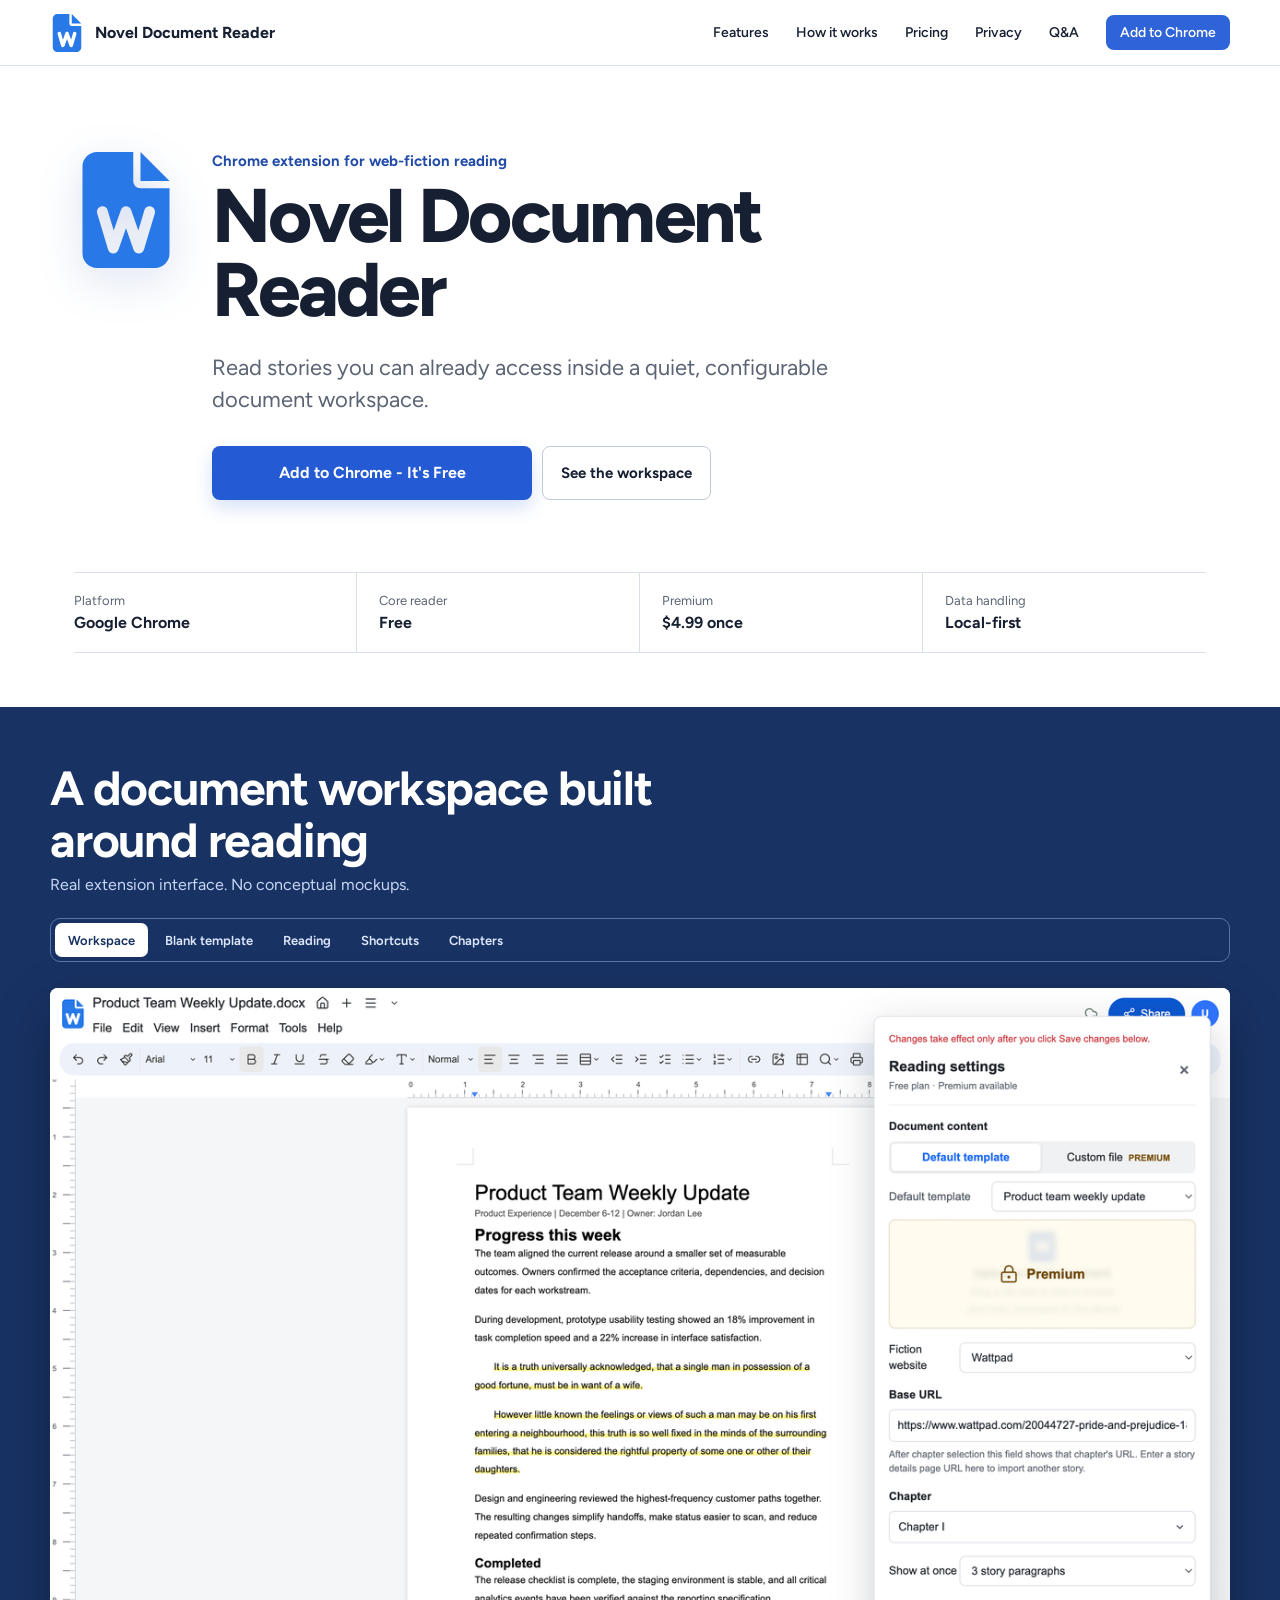
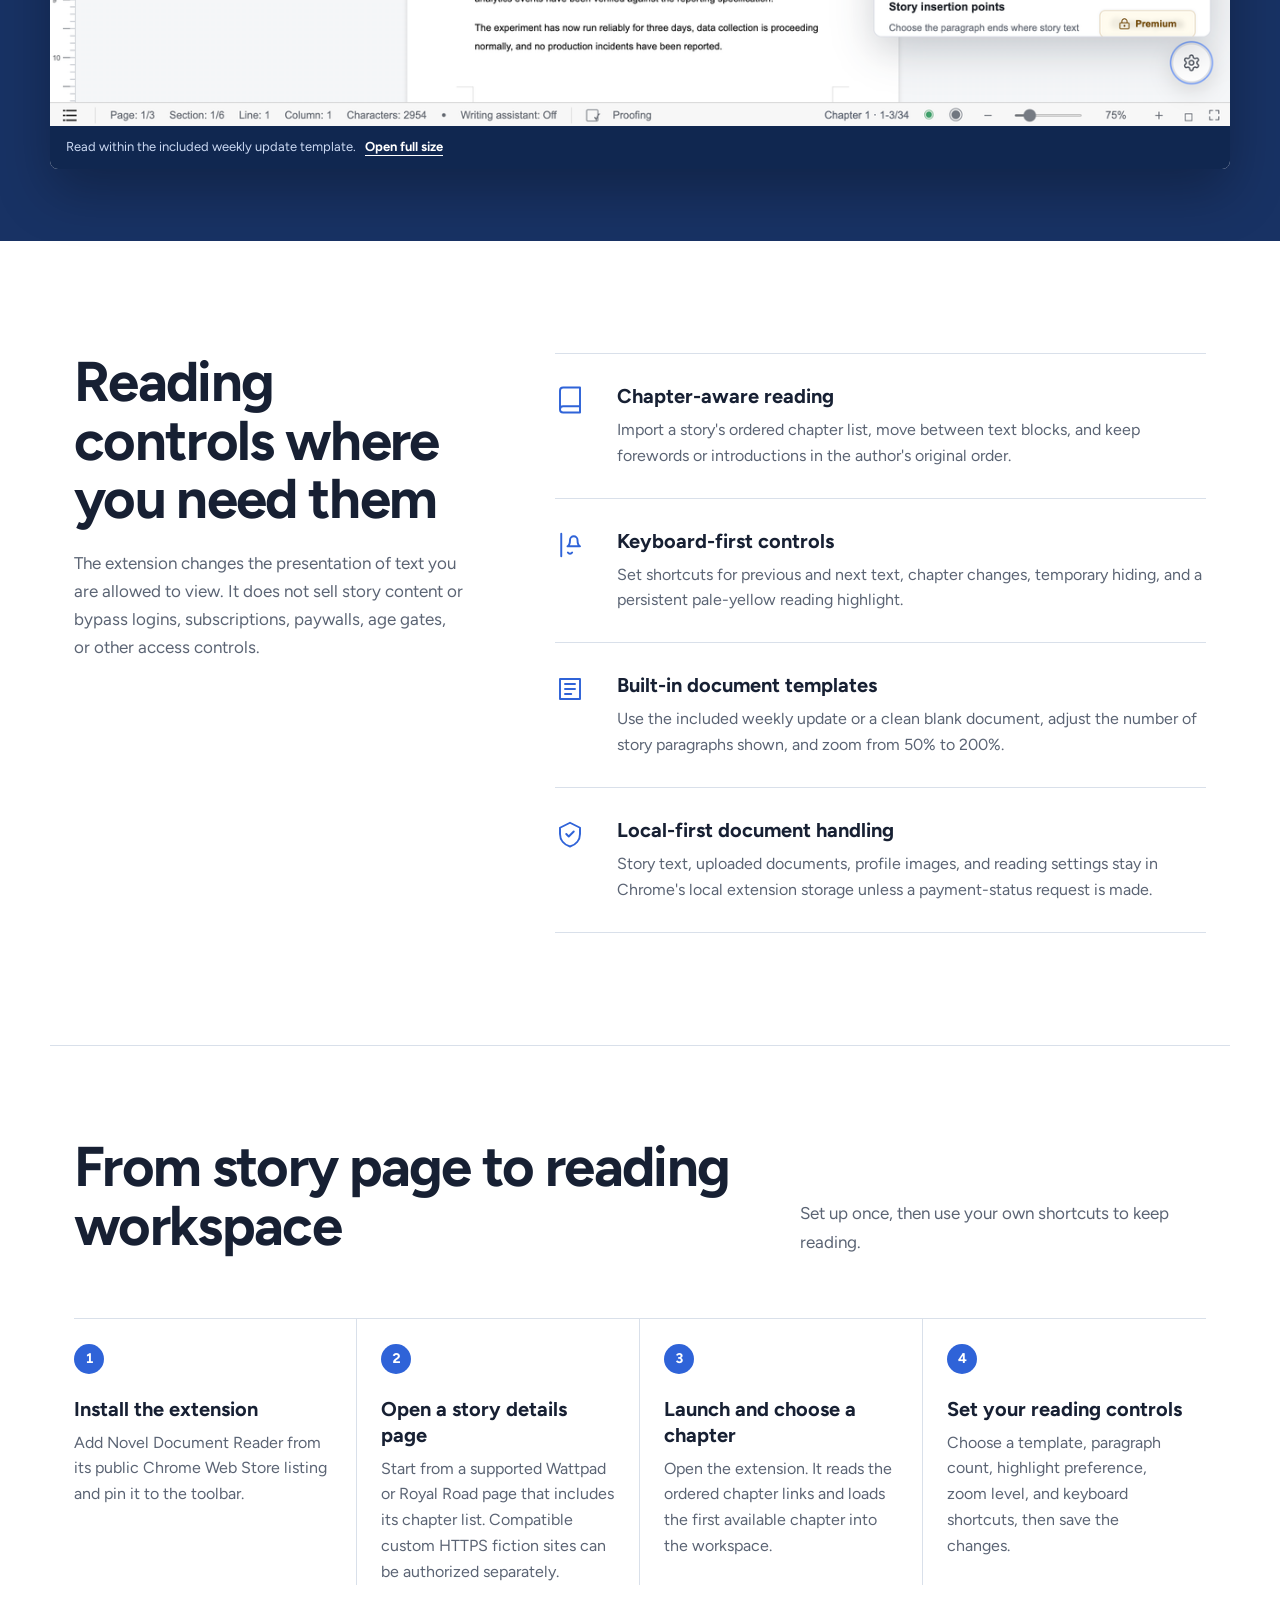
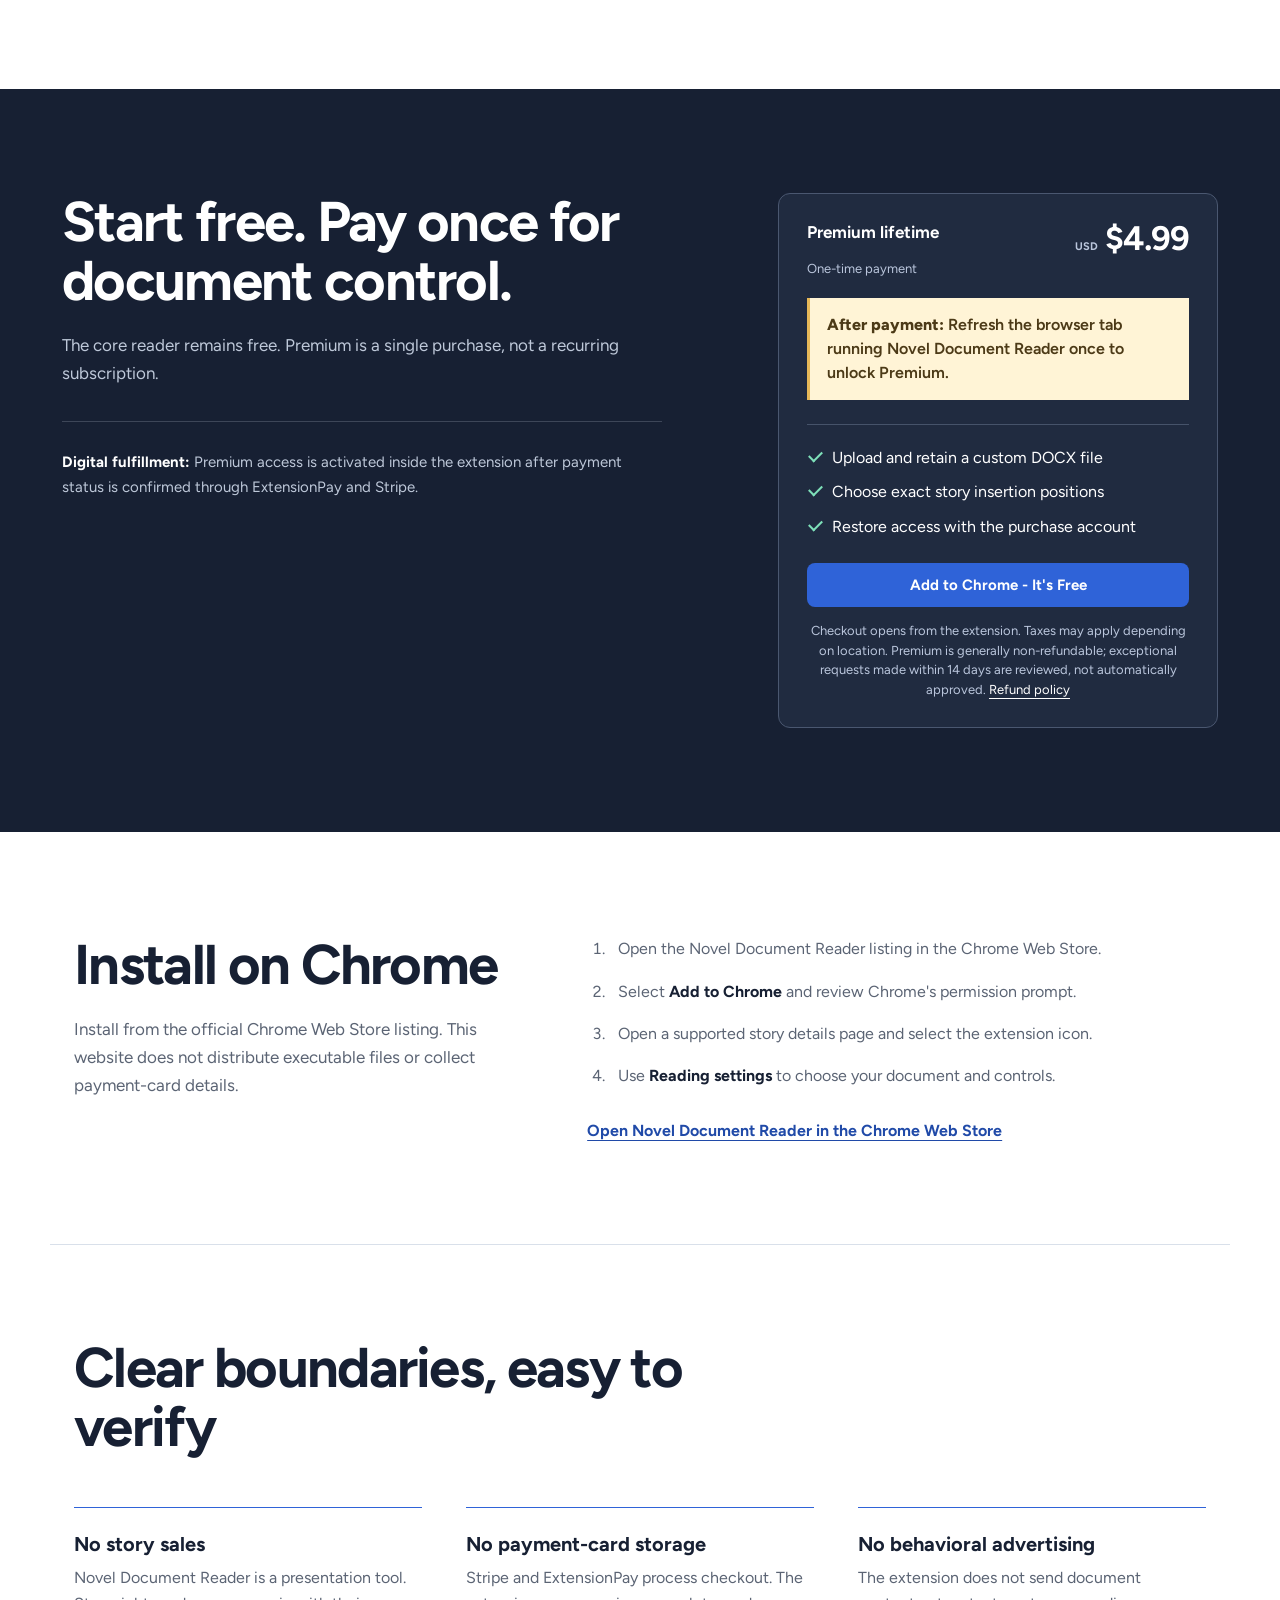
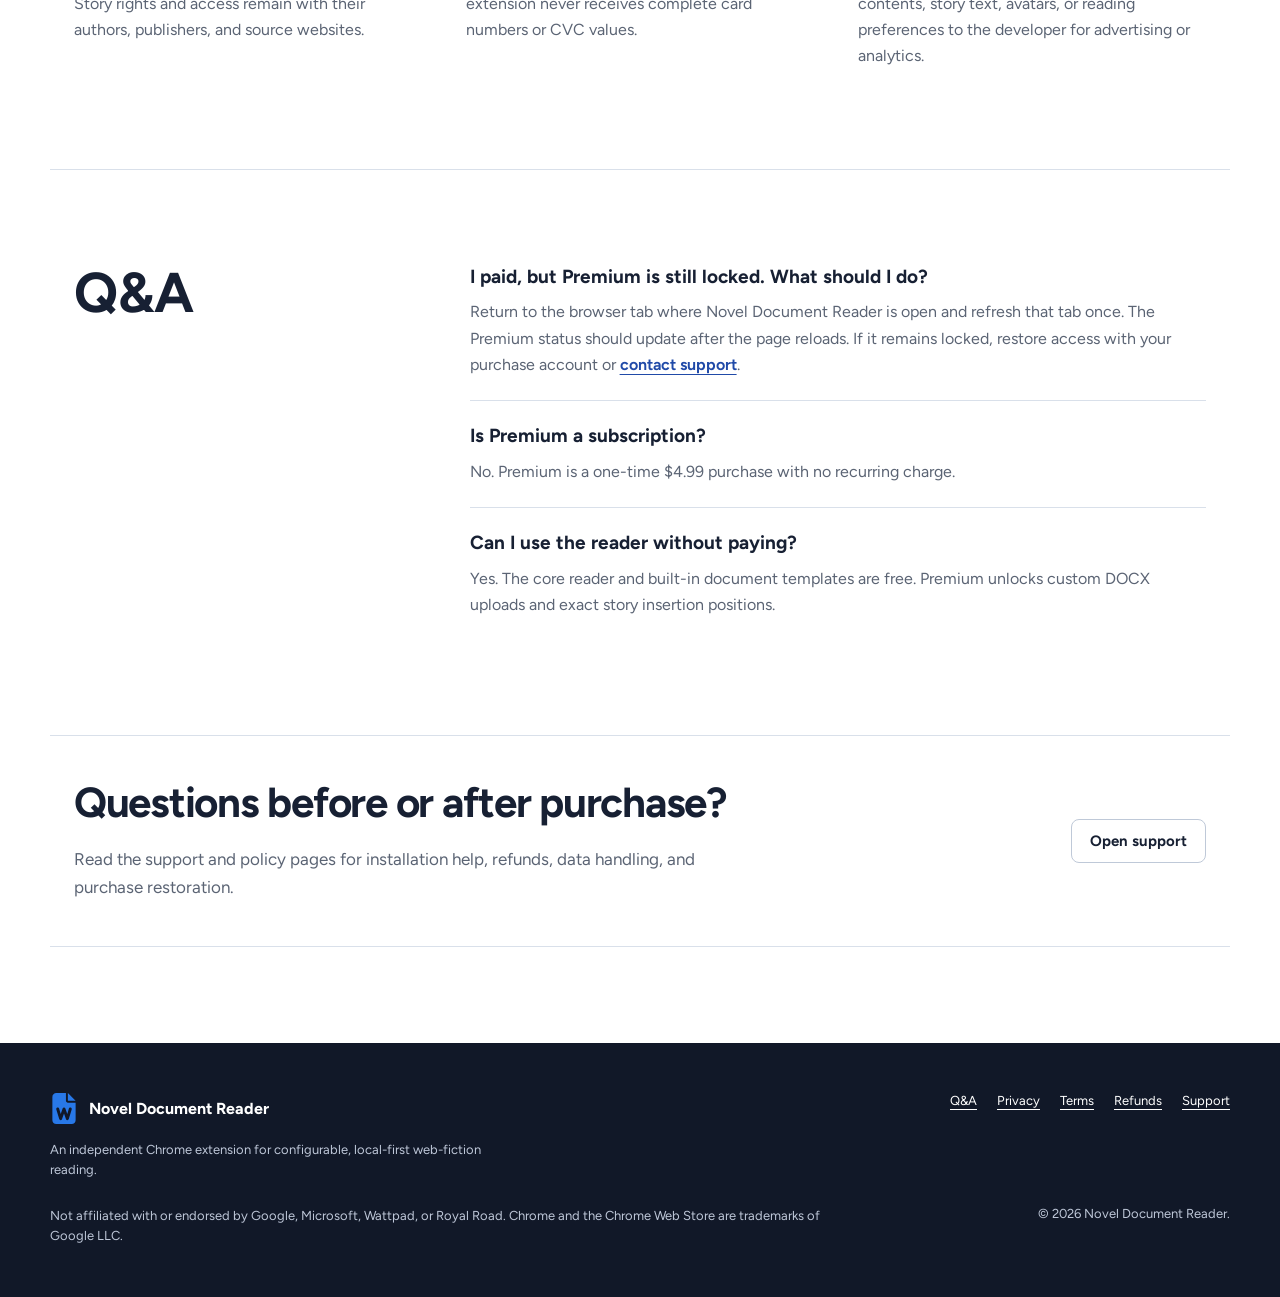
<file: index.html>
<!doctype html>
<html lang="en">
  <head>
    <meta charset="utf-8">
    <meta name="viewport" content="width=device-width, initial-scale=1">
    <meta name="description" content="Novel Document Reader is a Chrome extension for reading user-accessible web fiction in a configurable document workspace.">
    <meta name="theme-color" content="#ffffff">
    <title>Novel Document Reader</title>
    <link rel="icon" href="assets/product-icon.svg" type="image/svg+xml">
    <link rel="stylesheet" href="styles.css">
    <script src="site-config.js" defer></script>
    <script src="script.js" defer></script>
  </head>
  <body>
    <a class="skip-link" href="#main">Skip to content</a>
    <header class="site-header">
      <a class="brand" href="index.html" aria-label="Novel Document Reader home">
        <img src="assets/product-icon.svg" alt="" width="34" height="38">
        <span>Novel Document Reader</span>
      </a>
      <button class="nav-toggle" type="button" aria-expanded="false" aria-controls="site-nav">
        <svg aria-hidden="true" viewBox="0 0 24 24"><path d="M4 7h16M4 12h16M4 17h16"/></svg>
        <span class="sr-only">Open navigation</span>
      </button>
      <nav id="site-nav" class="site-nav" aria-label="Primary navigation">
        <a href="#features">Features</a>
        <a href="#how-it-works">How it works</a>
        <a href="#pricing">Pricing</a>
        <a href="privacy.html">Privacy</a>
        <a href="#qa">Q&amp;A</a>
        <a class="header-cta" href="https://chromewebstore.google.com/detail/novel-document-reader/cjojminibpecajgeomafbkmacmbaingk" data-store-link>Add to Chrome</a>
      </nav>
    </header>

    <main id="main">
      <section class="product-hero" aria-labelledby="product-title">
        <div class="hero-copy">
          <img class="hero-icon" src="assets/product-icon.svg" alt="Novel Document Reader app icon" width="104" height="116">
          <div class="hero-heading">
            <p class="category">Chrome extension for web-fiction reading</p>
            <h1 id="product-title">Novel Document Reader</h1>
            <p class="hero-summary">Read stories you can already access inside a quiet, configurable document workspace.</p>
            <div class="hero-actions">
              <a class="button primary store-cta" href="https://chromewebstore.google.com/detail/novel-document-reader/cjojminibpecajgeomafbkmacmbaingk" data-store-link>Add to Chrome - It's Free</a>
              <a class="button secondary" href="#product-tour">See the workspace</a>
            </div>
          </div>
        </div>
        <dl class="product-facts" aria-label="Product details">
          <div><dt>Platform</dt><dd>Google Chrome</dd></div>
          <div><dt>Core reader</dt><dd>Free</dd></div>
          <div><dt>Premium</dt><dd>$4.99 once</dd></div>
          <div><dt>Data handling</dt><dd>Local-first</dd></div>
        </dl>
      </section>

      <section id="product-tour" class="product-tour" aria-labelledby="tour-title">
        <div class="tour-heading">
          <div>
            <h2 id="tour-title">A document workspace built around reading</h2>
            <p>Real extension interface. No conceptual mockups.</p>
          </div>
          <div class="media-tabs" role="tablist" aria-label="Product screenshots">
            <button id="tab-report" role="tab" aria-selected="true" aria-controls="shot-report" data-shot="report">Workspace</button>
            <button id="tab-blank" role="tab" aria-selected="false" aria-controls="shot-blank" data-shot="blank">Blank template</button>
            <button id="tab-reading" role="tab" aria-selected="false" aria-controls="shot-reading" data-shot="reading">Reading</button>
            <button id="tab-shortcuts" role="tab" aria-selected="false" aria-controls="shot-shortcuts" data-shot="shortcuts">Shortcuts</button>
            <button id="tab-chapters" role="tab" aria-selected="false" aria-controls="shot-chapters" data-shot="chapters">Chapters</button>
          </div>
        </div>
        <div class="screenshot-stage">
          <figure id="shot-report" role="tabpanel" aria-labelledby="tab-report">
            <img src="assets/screenshot-1-1280x800.png" alt="Weekly update document with story paragraphs inserted and the reading settings open" width="1280" height="800">
            <figcaption>Read within the included weekly update template. <a href="assets/screenshot-1-1280x800.png" target="_blank" rel="noreferrer">Open full size</a></figcaption>
          </figure>
          <figure id="shot-blank" role="tabpanel" aria-labelledby="tab-blank" hidden>
            <img src="assets/screenshot-2-1280x800.png" alt="Blank document template with highlighted story text and custom paragraph count settings" width="1280" height="800">
            <figcaption>Switch to a clean document for uninterrupted reading. <a href="assets/screenshot-2-1280x800.png" target="_blank" rel="noreferrer">Open full size</a></figcaption>
          </figure>
          <figure id="shot-reading" role="tabpanel" aria-labelledby="tab-reading" hidden>
            <img src="assets/screenshot-3-1280x800.png" alt="Blank document filled with highlighted story paragraphs without the settings panel" width="1280" height="800">
            <figcaption>Story paragraphs stay legible inside a paginated document. <a href="assets/screenshot-3-1280x800.png" target="_blank" rel="noreferrer">Open full size</a></figcaption>
          </figure>
          <figure id="shot-shortcuts" role="tabpanel" aria-labelledby="tab-shortcuts" hidden>
            <img src="assets/screenshot-4-1280x800.png" alt="Reading settings showing chapter controls and configurable keyboard shortcuts" width="1280" height="800">
            <figcaption>Customize chapter navigation and reading shortcuts. <a href="assets/screenshot-4-1280x800.png" target="_blank" rel="noreferrer">Open full size</a></figcaption>
          </figure>
          <figure id="shot-chapters" role="tabpanel" aria-labelledby="tab-chapters" hidden>
            <img src="assets/screenshot-5-1280x800.png" alt="Chapter selection dialog listing chapters in the author's order" width="1280" height="800">
            <figcaption>Choose from the author's ordered chapter list. <a href="assets/screenshot-5-1280x800.png" target="_blank" rel="noreferrer">Open full size</a></figcaption>
          </figure>
        </div>
      </section>

      <section id="features" class="feature-section" aria-labelledby="features-title">
        <div class="section-intro">
          <h2 id="features-title">Reading controls where you need them</h2>
          <p>The extension changes the presentation of text you are allowed to view. It does not sell story content or bypass logins, subscriptions, paywalls, age gates, or other access controls.</p>
        </div>
        <div class="feature-list">
          <article>
            <svg aria-hidden="true" viewBox="0 0 24 24"><path d="M4 19.5A2.5 2.5 0 0 1 6.5 17H20M6.5 2H20v20H6.5A2.5 2.5 0 0 1 4 19.5v-15A2.5 2.5 0 0 1 6.5 2Z"/></svg>
            <div><h3>Chapter-aware reading</h3><p>Import a story's ordered chapter list, move between text blocks, and keep forewords or introductions in the author's original order.</p></div>
          </article>
          <article>
            <svg aria-hidden="true" viewBox="0 0 24 24"><path d="M18 8a3 3 0 1 0-6 0c0 4-2 5-2 5h10s-2-1-2-5ZM13.7 18a2 2 0 0 1-3.4 0M5 3v18"/></svg>
            <div><h3>Keyboard-first controls</h3><p>Set shortcuts for previous and next text, chapter changes, temporary hiding, and a persistent pale-yellow reading highlight.</p></div>
          </article>
          <article>
            <svg aria-hidden="true" viewBox="0 0 24 24"><path d="M4 4h16v16H4zM8 8h8M8 12h8M8 16h5"/></svg>
            <div><h3>Built-in document templates</h3><p>Use the included weekly update or a clean blank document, adjust the number of story paragraphs shown, and zoom from 50% to 200%.</p></div>
          </article>
          <article>
            <svg aria-hidden="true" viewBox="0 0 24 24"><path d="M12 3 4 7v5c0 5 3.4 8.7 8 10 4.6-1.3 8-5 8-10V7l-8-4ZM9 12l2 2 4-4"/></svg>
            <div><h3>Local-first document handling</h3><p>Story text, uploaded documents, profile images, and reading settings stay in Chrome's local extension storage unless a payment-status request is made.</p></div>
          </article>
        </div>
      </section>

      <section id="how-it-works" class="steps-section" aria-labelledby="steps-title">
        <div class="section-intro compact">
          <h2 id="steps-title">From story page to reading workspace</h2>
          <p>Set up once, then use your own shortcuts to keep reading.</p>
        </div>
        <ol class="steps">
          <li><span>1</span><div><h3>Install the extension</h3><p>Add Novel Document Reader from its public Chrome Web Store listing and pin it to the toolbar.</p></div></li>
          <li><span>2</span><div><h3>Open a story details page</h3><p>Start from a supported Wattpad or Royal Road page that includes its chapter list. Compatible custom HTTPS fiction sites can be authorized separately.</p></div></li>
          <li><span>3</span><div><h3>Launch and choose a chapter</h3><p>Open the extension. It reads the ordered chapter links and loads the first available chapter into the workspace.</p></div></li>
          <li><span>4</span><div><h3>Set your reading controls</h3><p>Choose a template, paragraph count, highlight preference, zoom level, and keyboard shortcuts, then save the changes.</p></div></li>
        </ol>
      </section>

      <section id="pricing" class="pricing-section" aria-labelledby="pricing-title">
        <div class="pricing-copy">
          <h2 id="pricing-title">Start free. Pay once for document control.</h2>
          <p>The core reader remains free. Premium is a single purchase, not a recurring subscription.</p>
          <p class="fulfillment"><strong>Digital fulfillment:</strong> Premium access is activated inside the extension after payment status is confirmed through ExtensionPay and Stripe.</p>
        </div>
        <div class="price-panel" aria-label="Premium lifetime price">
          <div class="price-line"><span>Premium lifetime</span><strong><small>USD</small> $4.99</strong></div>
          <p>One-time payment</p>
          <p class="activation-notice"><strong>After payment:</strong> Refresh the browser tab running Novel Document Reader once to unlock Premium.</p>
          <ul>
            <li>Upload and retain a custom DOCX file</li>
            <li>Choose exact story insertion positions</li>
            <li>Restore access with the purchase account</li>
          </ul>
          <a class="button primary full" href="https://chromewebstore.google.com/detail/novel-document-reader/cjojminibpecajgeomafbkmacmbaingk" data-store-link>Add to Chrome - It's Free</a>
          <p class="price-note">Checkout opens from the extension. Taxes may apply depending on location. Premium is generally non-refundable; exceptional requests made within 14 days are reviewed, not automatically approved. <a href="refunds.html">Refund policy</a></p>
        </div>
      </section>

      <section id="install" class="install-section" aria-labelledby="install-title">
        <div>
          <h2 id="install-title">Install on Chrome</h2>
          <p>Install from the official Chrome Web Store listing. This website does not distribute executable files or collect payment-card details.</p>
        </div>
        <ol>
          <li>Open the Novel Document Reader listing in the Chrome Web Store.</li>
          <li>Select <strong>Add to Chrome</strong> and review Chrome's permission prompt.</li>
          <li>Open a supported story details page and select the extension icon.</li>
          <li>Use <strong>Reading settings</strong> to choose your document and controls.</li>
        </ol>
        <a class="text-link store-link" href="https://chromewebstore.google.com/detail/novel-document-reader/cjojminibpecajgeomafbkmacmbaingk" data-store-link>Open Novel Document Reader in the Chrome Web Store</a>
      </section>

      <section class="trust-section" aria-labelledby="trust-title">
        <h2 id="trust-title">Clear boundaries, easy to verify</h2>
        <div class="trust-grid">
          <div><h3>No story sales</h3><p>Novel Document Reader is a presentation tool. Story rights and access remain with their authors, publishers, and source websites.</p></div>
          <div><h3>No payment-card storage</h3><p>Stripe and ExtensionPay process checkout. The extension never receives complete card numbers or CVC values.</p></div>
          <div><h3>No behavioral advertising</h3><p>The extension does not send document contents, story text, avatars, or reading preferences to the developer for advertising or analytics.</p></div>
        </div>
      </section>

      <section id="qa" class="qa-section" aria-labelledby="qa-title">
        <h2 id="qa-title">Q&amp;A</h2>
        <dl class="qa-list">
          <div>
            <dt>I paid, but Premium is still locked. What should I do?</dt>
            <dd>Return to the browser tab where Novel Document Reader is open and refresh that tab once. The Premium status should update after the page reloads. If it remains locked, restore access with your purchase account or <a href="support.html">contact support</a>.</dd>
          </div>
          <div>
            <dt>Is Premium a subscription?</dt>
            <dd>No. Premium is a one-time $4.99 purchase with no recurring charge.</dd>
          </div>
          <div>
            <dt>Can I use the reader without paying?</dt>
            <dd>Yes. The core reader and built-in document templates are free. Premium unlocks custom DOCX uploads and exact story insertion positions.</dd>
          </div>
        </dl>
      </section>

      <section class="support-strip" aria-labelledby="support-title">
        <div><h2 id="support-title">Questions before or after purchase?</h2><p>Read the support and policy pages for installation help, refunds, data handling, and purchase restoration.</p></div>
        <a class="button secondary" href="support.html">Open support</a>
      </section>
    </main>

    <footer class="site-footer">
      <div><a class="brand footer-brand" href="index.html"><img src="assets/product-icon.svg" alt="" width="28" height="31"><span>Novel Document Reader</span></a><p>An independent Chrome extension for configurable, local-first web-fiction reading.</p></div>
      <nav aria-label="Policies and help"><a href="index.html#qa">Q&amp;A</a><a href="privacy.html">Privacy</a><a href="terms.html">Terms</a><a href="refunds.html">Refunds</a><a href="support.html">Support</a></nav>
      <p class="legal">Not affiliated with or endorsed by Google, Microsoft, Wattpad, or Royal Road. Chrome and the Chrome Web Store are trademarks of Google LLC.</p>
      <p class="copyright">&copy; <span data-current-year></span> Novel Document Reader.</p>
    </footer>
  </body>
</html>
</file>
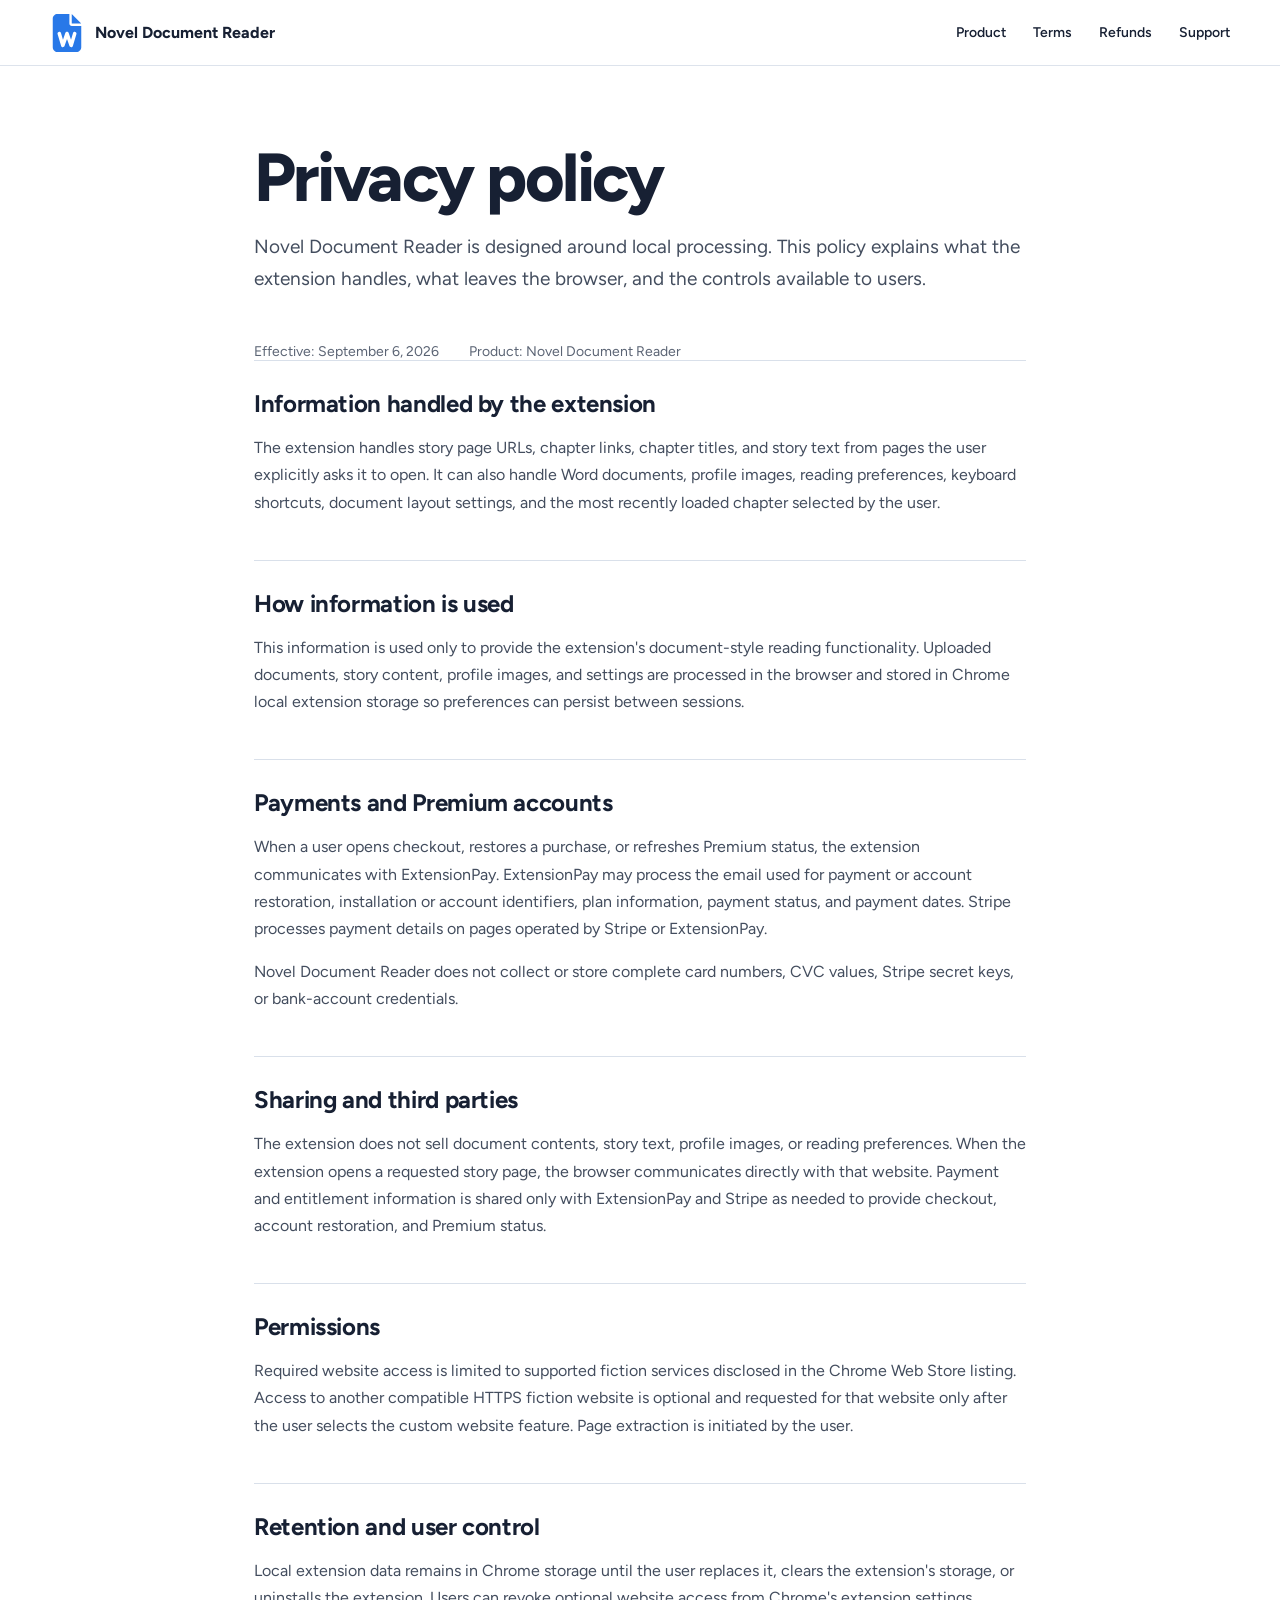
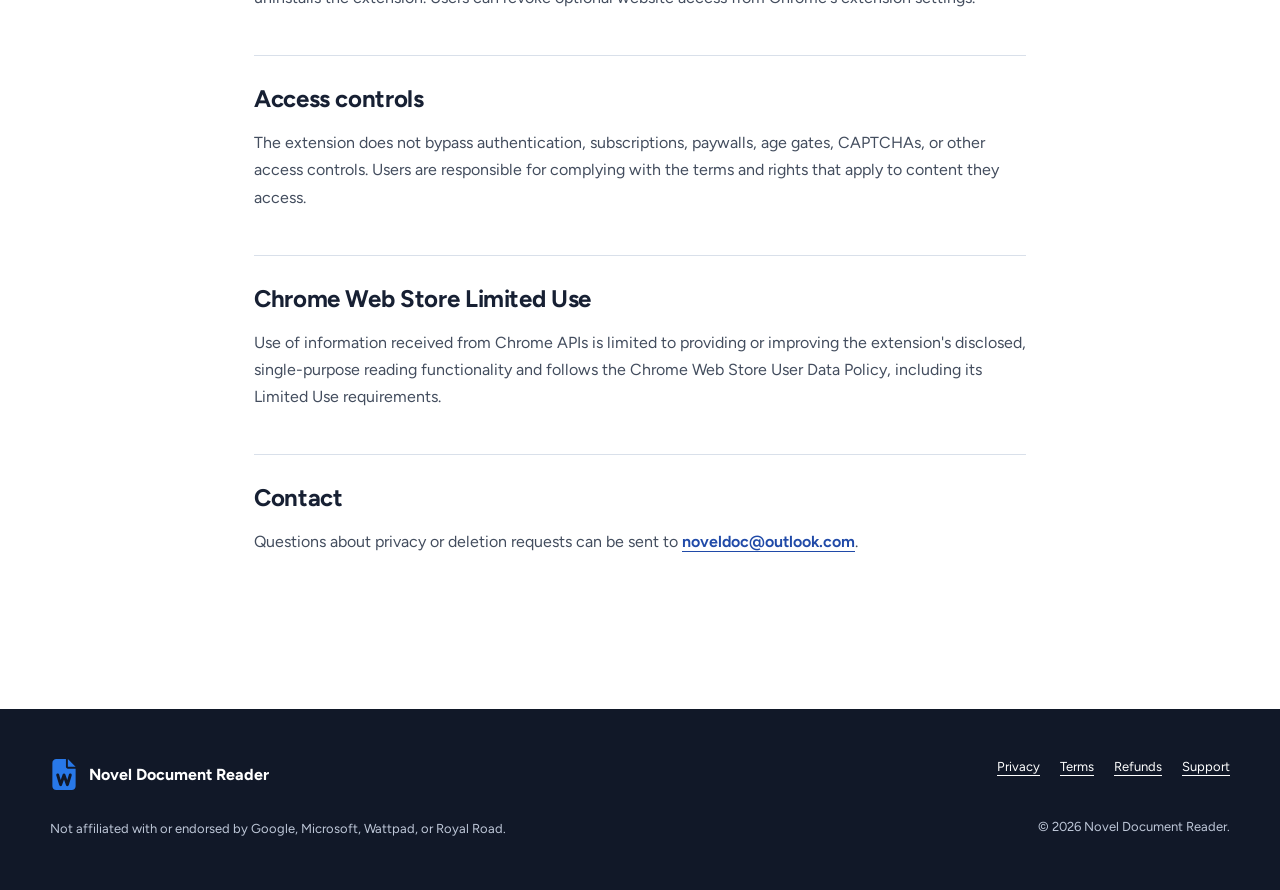
<file: privacy.html>
<!doctype html>
<html lang="en">
  <head>
    <meta charset="utf-8"><meta name="viewport" content="width=device-width, initial-scale=1">
    <meta name="description" content="Privacy policy for Novel Document Reader.">
    <title>Privacy Policy | Novel Document Reader</title>
    <link rel="icon" href="assets/product-icon.svg" type="image/svg+xml"><link rel="stylesheet" href="styles.css">
    <script src="site-config.js" defer></script><script src="script.js" defer></script>
  </head>
  <body class="policy-page">
    <a class="skip-link" href="#main">Skip to content</a>
    <header class="site-header"><a class="brand" href="index.html"><img src="assets/product-icon.svg" alt="" width="34" height="38"><span>Novel Document Reader</span></a><button class="nav-toggle" type="button" aria-expanded="false" aria-controls="site-nav"><svg aria-hidden="true" viewBox="0 0 24 24"><path d="M4 7h16M4 12h16M4 17h16"/></svg><span class="sr-only">Open navigation</span></button><nav id="site-nav" class="site-nav" aria-label="Policy navigation"><a href="index.html">Product</a><a href="terms.html">Terms</a><a href="refunds.html">Refunds</a><a href="support.html">Support</a></nav></header>
    <main id="main" class="policy-main">
      <h1>Privacy policy</h1>
      <p class="policy-lead">Novel Document Reader is designed around local processing. This policy explains what the extension handles, what leaves the browser, and the controls available to users.</p>
      <div class="policy-meta"><span>Effective: September 6, 2026</span><span>Product: Novel Document Reader</span></div>
      <section><h2>Information handled by the extension</h2><p>The extension handles story page URLs, chapter links, chapter titles, and story text from pages the user explicitly asks it to open. It can also handle Word documents, profile images, reading preferences, keyboard shortcuts, document layout settings, and the most recently loaded chapter selected by the user.</p></section>
      <section><h2>How information is used</h2><p>This information is used only to provide the extension's document-style reading functionality. Uploaded documents, story content, profile images, and settings are processed in the browser and stored in Chrome local extension storage so preferences can persist between sessions.</p></section>
      <section><h2>Payments and Premium accounts</h2><p>When a user opens checkout, restores a purchase, or refreshes Premium status, the extension communicates with ExtensionPay. ExtensionPay may process the email used for payment or account restoration, installation or account identifiers, plan information, payment status, and payment dates. Stripe processes payment details on pages operated by Stripe or ExtensionPay.</p><p>Novel Document Reader does not collect or store complete card numbers, CVC values, Stripe secret keys, or bank-account credentials.</p></section>
      <section><h2>Sharing and third parties</h2><p>The extension does not sell document contents, story text, profile images, or reading preferences. When the extension opens a requested story page, the browser communicates directly with that website. Payment and entitlement information is shared only with ExtensionPay and Stripe as needed to provide checkout, account restoration, and Premium status.</p></section>
      <section><h2>Permissions</h2><p>Required website access is limited to supported fiction services disclosed in the Chrome Web Store listing. Access to another compatible HTTPS fiction website is optional and requested for that website only after the user selects the custom website feature. Page extraction is initiated by the user.</p></section>
      <section><h2>Retention and user control</h2><p>Local extension data remains in Chrome storage until the user replaces it, clears the extension's storage, or uninstalls the extension. Users can revoke optional website access from Chrome's extension settings.</p></section>
      <section><h2>Access controls</h2><p>The extension does not bypass authentication, subscriptions, paywalls, age gates, CAPTCHAs, or other access controls. Users are responsible for complying with the terms and rights that apply to content they access.</p></section>
      <section><h2>Chrome Web Store Limited Use</h2><p>Use of information received from Chrome APIs is limited to providing or improving the extension's disclosed, single-purpose reading functionality and follows the Chrome Web Store User Data Policy, including its Limited Use requirements.</p></section>
      <section><h2>Contact</h2><p>Questions about privacy or deletion requests can be sent to <a class="contact-link" data-support-email href="mailto:noveldoc@outlook.com">noveldoc@outlook.com</a>.</p></section>
    </main>
    <footer class="site-footer"><div><a class="brand footer-brand" href="index.html"><img src="assets/product-icon.svg" alt="" width="28" height="31"><span>Novel Document Reader</span></a></div><nav aria-label="Policies"><a href="privacy.html">Privacy</a><a href="terms.html">Terms</a><a href="refunds.html">Refunds</a><a href="support.html">Support</a></nav><p class="legal">Not affiliated with or endorsed by Google, Microsoft, Wattpad, or Royal Road.</p><p class="copyright">&copy; <span data-current-year></span> Novel Document Reader.</p></footer>
  </body>
</html>
</file>
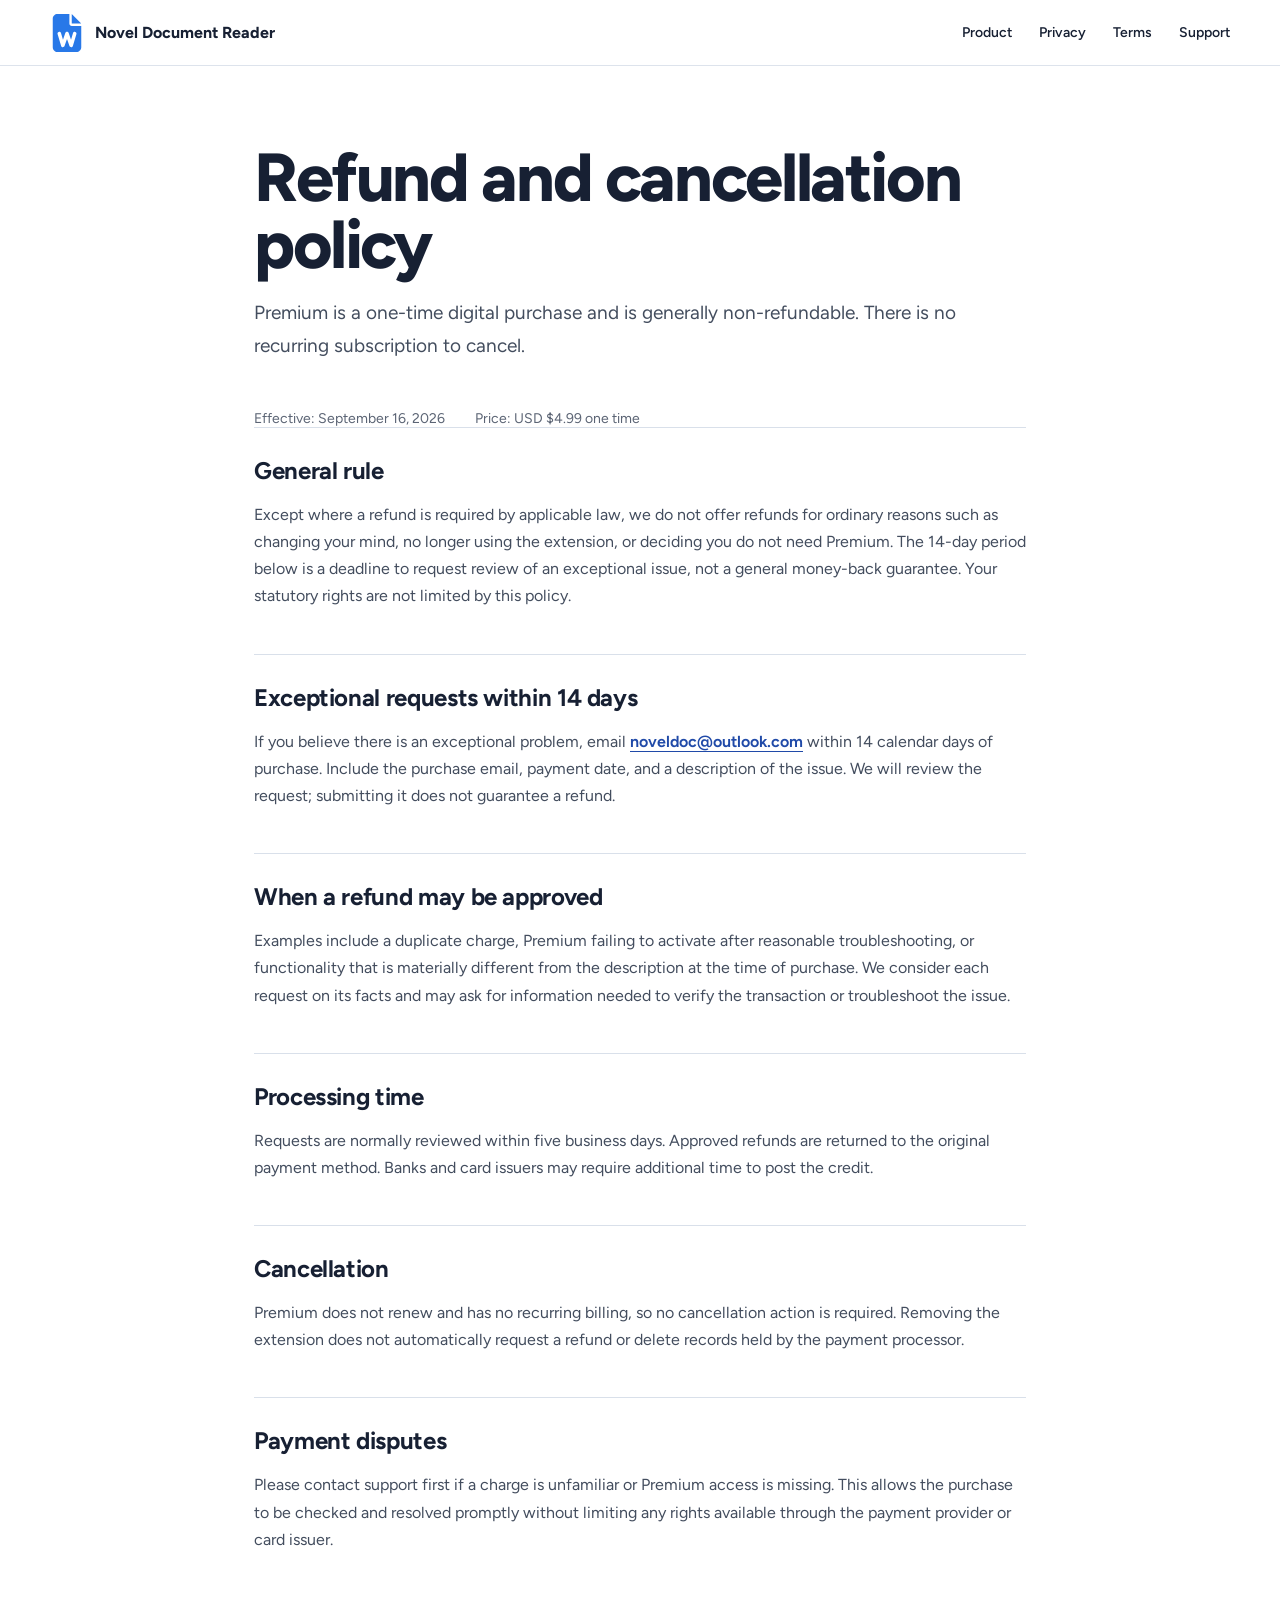
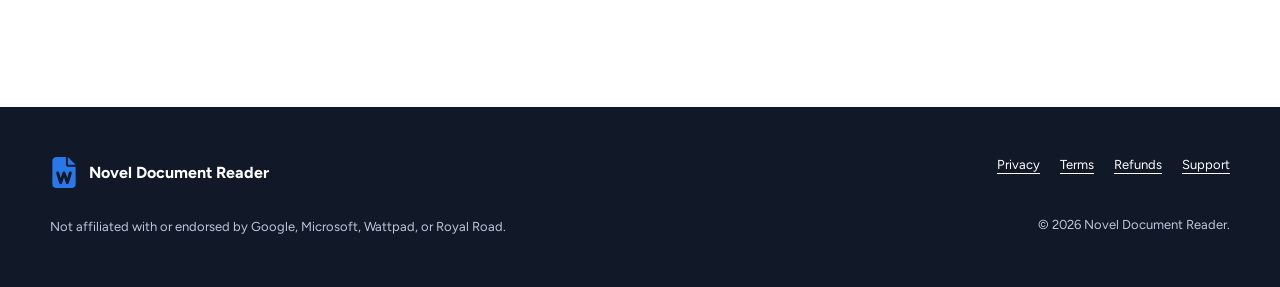
<file: refunds.html>
<!doctype html>
<html lang="en">
  <head><meta charset="utf-8"><meta name="viewport" content="width=device-width, initial-scale=1"><meta name="description" content="Refund and cancellation policy for Novel Document Reader Premium."><title>Refund Policy | Novel Document Reader</title><link rel="icon" href="assets/product-icon.svg" type="image/svg+xml"><link rel="stylesheet" href="styles.css"><script src="site-config.js" defer></script><script src="script.js" defer></script></head>
  <body class="policy-page">
    <a class="skip-link" href="#main">Skip to content</a><header class="site-header"><a class="brand" href="index.html"><img src="assets/product-icon.svg" alt="" width="34" height="38"><span>Novel Document Reader</span></a><button class="nav-toggle" type="button" aria-expanded="false" aria-controls="site-nav"><svg aria-hidden="true" viewBox="0 0 24 24"><path d="M4 7h16M4 12h16M4 17h16"/></svg><span class="sr-only">Open navigation</span></button><nav id="site-nav" class="site-nav" aria-label="Policy navigation"><a href="index.html">Product</a><a href="privacy.html">Privacy</a><a href="terms.html">Terms</a><a href="support.html">Support</a></nav></header>
    <main id="main" class="policy-main">
      <h1>Refund and cancellation policy</h1><p class="policy-lead">Premium is a one-time digital purchase and is generally non-refundable. There is no recurring subscription to cancel.</p><div class="policy-meta"><span>Effective: September 16, 2026</span><span>Price: USD $4.99 one time</span></div>
      <section><h2>General rule</h2><p>Except where a refund is required by applicable law, we do not offer refunds for ordinary reasons such as changing your mind, no longer using the extension, or deciding you do not need Premium. The 14-day period below is a deadline to request review of an exceptional issue, not a general money-back guarantee. Your statutory rights are not limited by this policy.</p></section>
      <section><h2>Exceptional requests within 14 days</h2><p>If you believe there is an exceptional problem, email <a class="contact-link" data-support-email href="mailto:noveldoc@outlook.com">noveldoc@outlook.com</a> within 14 calendar days of purchase. Include the purchase email, payment date, and a description of the issue. We will review the request; submitting it does not guarantee a refund.</p></section>
      <section><h2>When a refund may be approved</h2><p>Examples include a duplicate charge, Premium failing to activate after reasonable troubleshooting, or functionality that is materially different from the description at the time of purchase. We consider each request on its facts and may ask for information needed to verify the transaction or troubleshoot the issue.</p></section>
      <section><h2>Processing time</h2><p>Requests are normally reviewed within five business days. Approved refunds are returned to the original payment method. Banks and card issuers may require additional time to post the credit.</p></section>
      <section><h2>Cancellation</h2><p>Premium does not renew and has no recurring billing, so no cancellation action is required. Removing the extension does not automatically request a refund or delete records held by the payment processor.</p></section>
      <section><h2>Payment disputes</h2><p>Please contact support first if a charge is unfamiliar or Premium access is missing. This allows the purchase to be checked and resolved promptly without limiting any rights available through the payment provider or card issuer.</p></section>
    </main>
    <footer class="site-footer"><div><a class="brand footer-brand" href="index.html"><img src="assets/product-icon.svg" alt="" width="28" height="31"><span>Novel Document Reader</span></a></div><nav aria-label="Policies"><a href="privacy.html">Privacy</a><a href="terms.html">Terms</a><a href="refunds.html">Refunds</a><a href="support.html">Support</a></nav><p class="legal">Not affiliated with or endorsed by Google, Microsoft, Wattpad, or Royal Road.</p><p class="copyright">&copy; <span data-current-year></span> Novel Document Reader.</p></footer>
  </body>
</html>
</file>
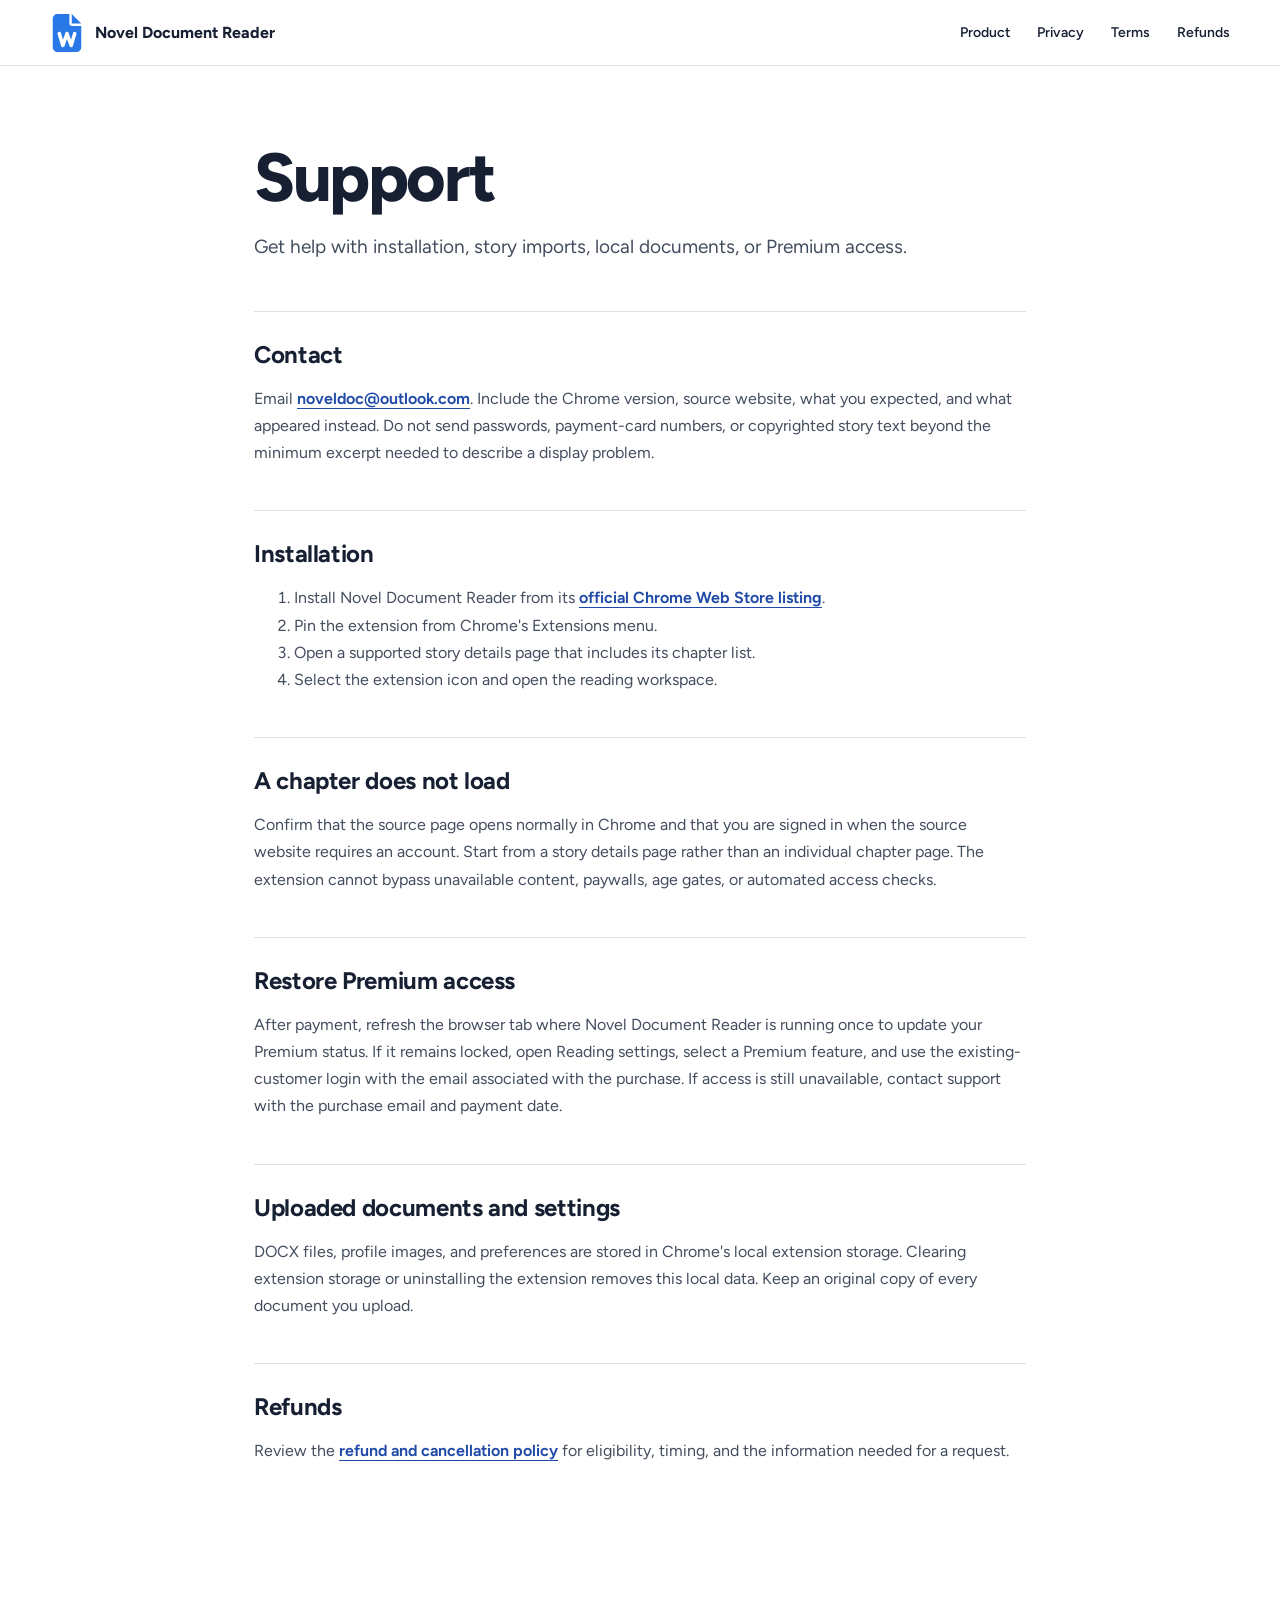
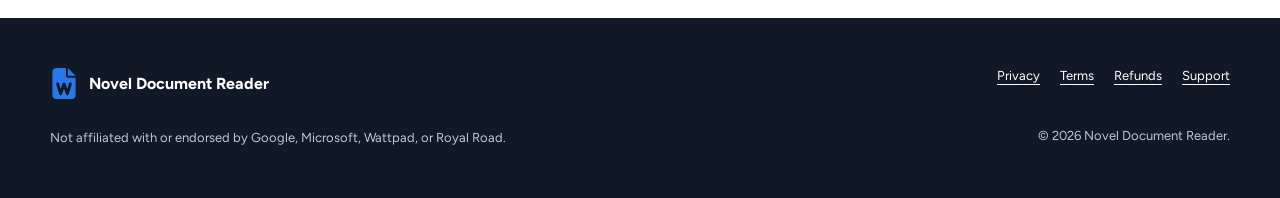
<file: support.html>
<!doctype html>
<html lang="en">
  <head><meta charset="utf-8"><meta name="viewport" content="width=device-width, initial-scale=1"><meta name="description" content="Installation, purchase restoration, and support for Novel Document Reader."><title>Support | Novel Document Reader</title><link rel="icon" href="assets/product-icon.svg" type="image/svg+xml"><link rel="stylesheet" href="styles.css"><script src="site-config.js" defer></script><script src="script.js" defer></script></head>
  <body class="policy-page">
    <a class="skip-link" href="#main">Skip to content</a><header class="site-header"><a class="brand" href="index.html"><img src="assets/product-icon.svg" alt="" width="34" height="38"><span>Novel Document Reader</span></a><button class="nav-toggle" type="button" aria-expanded="false" aria-controls="site-nav"><svg aria-hidden="true" viewBox="0 0 24 24"><path d="M4 7h16M4 12h16M4 17h16"/></svg><span class="sr-only">Open navigation</span></button><nav id="site-nav" class="site-nav" aria-label="Policy navigation"><a href="index.html">Product</a><a href="privacy.html">Privacy</a><a href="terms.html">Terms</a><a href="refunds.html">Refunds</a></nav></header>
    <main id="main" class="policy-main">
      <h1>Support</h1><p class="policy-lead">Get help with installation, story imports, local documents, or Premium access.</p>
      <section><h2>Contact</h2><p>Email <a class="contact-link" data-support-email href="mailto:noveldoc@outlook.com">noveldoc@outlook.com</a>. Include the Chrome version, source website, what you expected, and what appeared instead. Do not send passwords, payment-card numbers, or copyrighted story text beyond the minimum excerpt needed to describe a display problem.</p></section>
      <section><h2>Installation</h2><ol><li>Install Novel Document Reader from its <a class="contact-link" href="https://chromewebstore.google.com/detail/novel-document-reader/cjojminibpecajgeomafbkmacmbaingk" data-store-link>official Chrome Web Store listing</a>.</li><li>Pin the extension from Chrome's Extensions menu.</li><li>Open a supported story details page that includes its chapter list.</li><li>Select the extension icon and open the reading workspace.</li></ol></section>
      <section><h2>A chapter does not load</h2><p>Confirm that the source page opens normally in Chrome and that you are signed in when the source website requires an account. Start from a story details page rather than an individual chapter page. The extension cannot bypass unavailable content, paywalls, age gates, or automated access checks.</p></section>
      <section><h2>Restore Premium access</h2><p>After payment, refresh the browser tab where Novel Document Reader is running once to update your Premium status. If it remains locked, open Reading settings, select a Premium feature, and use the existing-customer login with the email associated with the purchase. If access is still unavailable, contact support with the purchase email and payment date.</p></section>
      <section><h2>Uploaded documents and settings</h2><p>DOCX files, profile images, and preferences are stored in Chrome's local extension storage. Clearing extension storage or uninstalling the extension removes this local data. Keep an original copy of every document you upload.</p></section>
      <section><h2>Refunds</h2><p>Review the <a class="contact-link" href="refunds.html">refund and cancellation policy</a> for eligibility, timing, and the information needed for a request.</p></section>
    </main>
    <footer class="site-footer"><div><a class="brand footer-brand" href="index.html"><img src="assets/product-icon.svg" alt="" width="28" height="31"><span>Novel Document Reader</span></a></div><nav aria-label="Policies"><a href="privacy.html">Privacy</a><a href="terms.html">Terms</a><a href="refunds.html">Refunds</a><a href="support.html">Support</a></nav><p class="legal">Not affiliated with or endorsed by Google, Microsoft, Wattpad, or Royal Road.</p><p class="copyright">&copy; <span data-current-year></span> Novel Document Reader.</p></footer>
  </body>
</html>
</file>
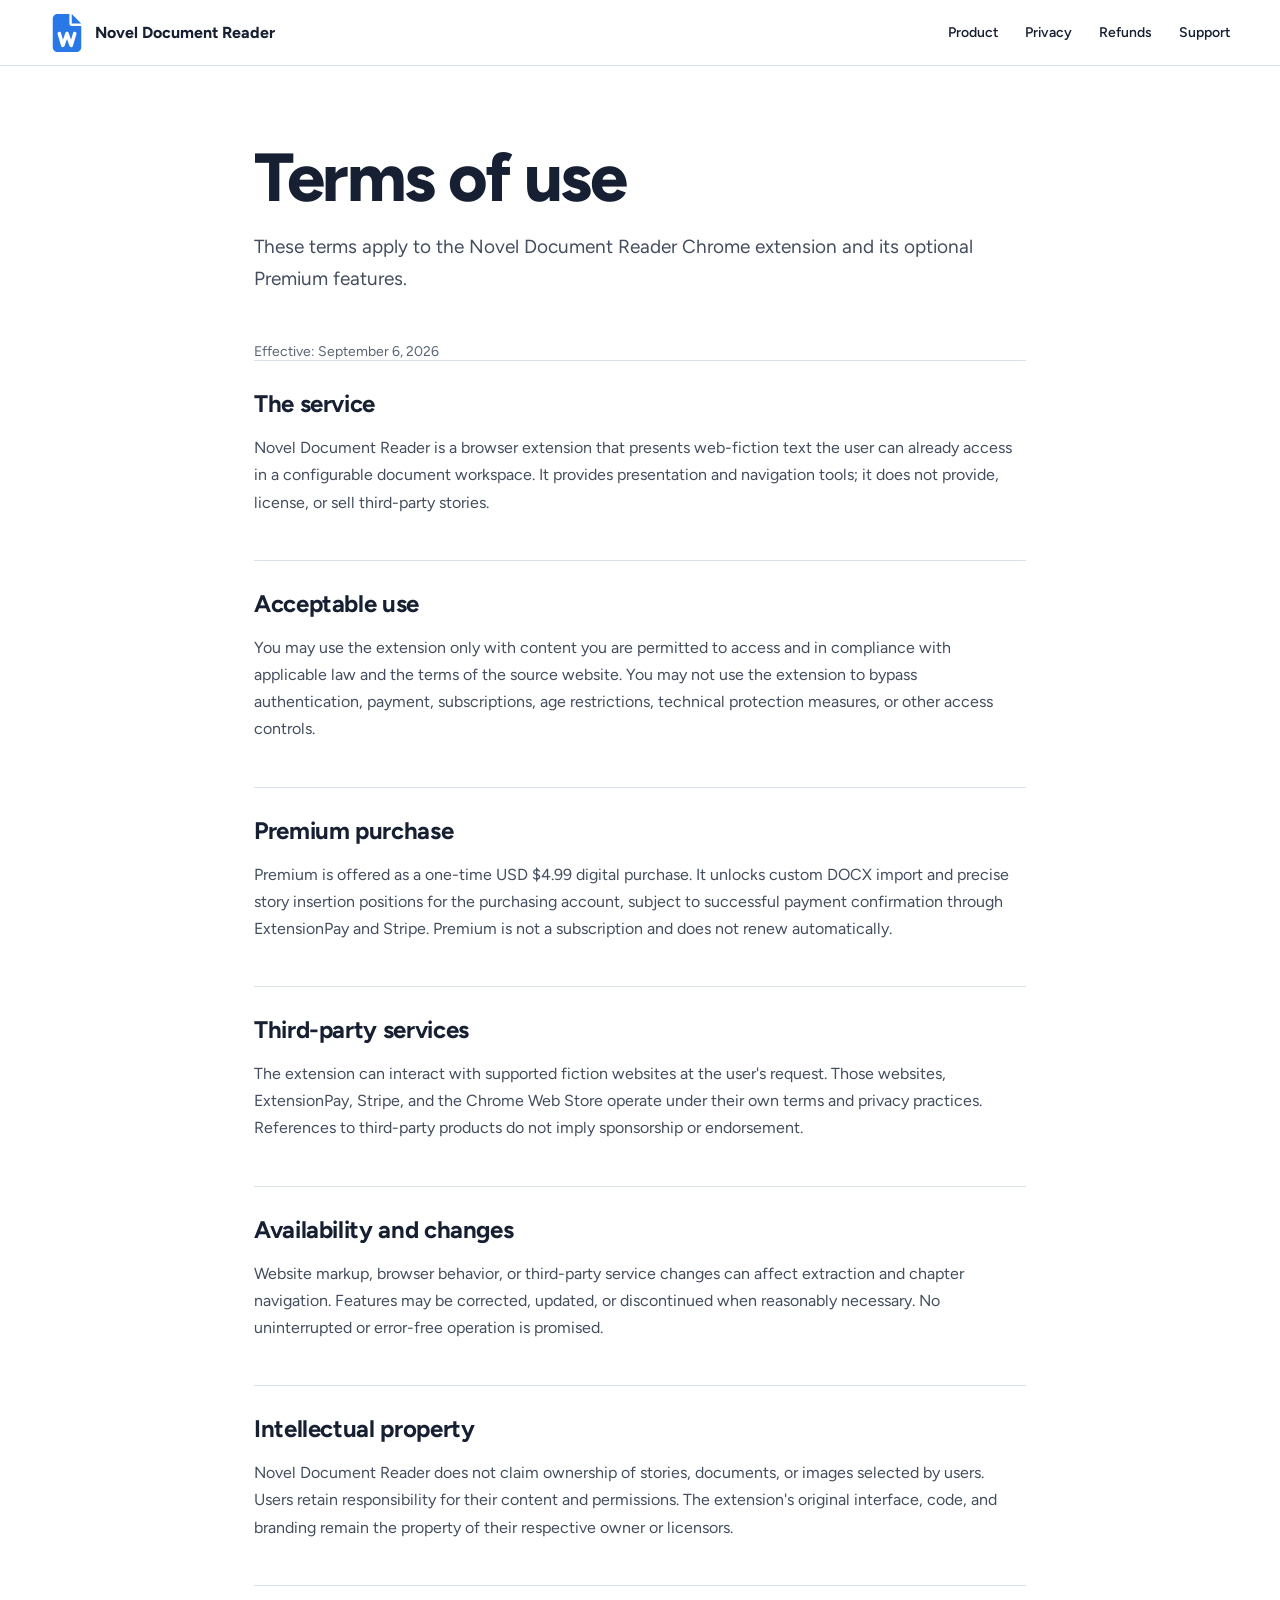
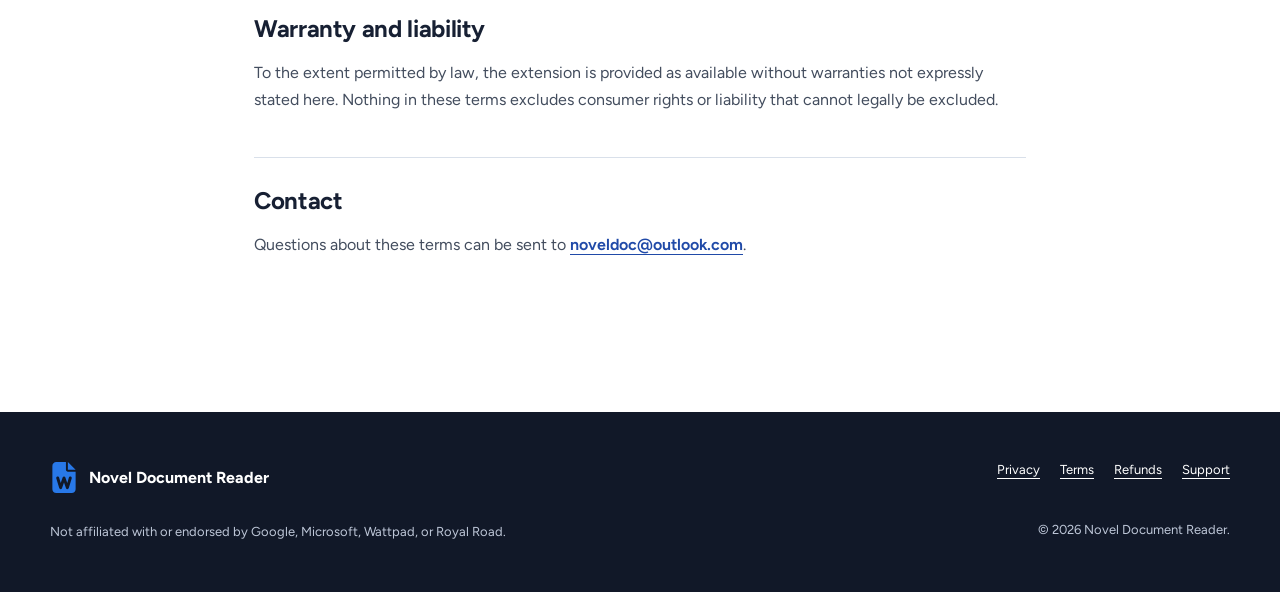
<file: terms.html>
<!doctype html>
<html lang="en">
  <head><meta charset="utf-8"><meta name="viewport" content="width=device-width, initial-scale=1"><meta name="description" content="Terms of use for Novel Document Reader."><title>Terms of Use | Novel Document Reader</title><link rel="icon" href="assets/product-icon.svg" type="image/svg+xml"><link rel="stylesheet" href="styles.css"><script src="site-config.js" defer></script><script src="script.js" defer></script></head>
  <body class="policy-page">
    <a class="skip-link" href="#main">Skip to content</a><header class="site-header"><a class="brand" href="index.html"><img src="assets/product-icon.svg" alt="" width="34" height="38"><span>Novel Document Reader</span></a><button class="nav-toggle" type="button" aria-expanded="false" aria-controls="site-nav"><svg aria-hidden="true" viewBox="0 0 24 24"><path d="M4 7h16M4 12h16M4 17h16"/></svg><span class="sr-only">Open navigation</span></button><nav id="site-nav" class="site-nav" aria-label="Policy navigation"><a href="index.html">Product</a><a href="privacy.html">Privacy</a><a href="refunds.html">Refunds</a><a href="support.html">Support</a></nav></header>
    <main id="main" class="policy-main">
      <h1>Terms of use</h1><p class="policy-lead">These terms apply to the Novel Document Reader Chrome extension and its optional Premium features.</p><div class="policy-meta"><span>Effective: September 6, 2026</span></div>
      <section><h2>The service</h2><p>Novel Document Reader is a browser extension that presents web-fiction text the user can already access in a configurable document workspace. It provides presentation and navigation tools; it does not provide, license, or sell third-party stories.</p></section>
      <section><h2>Acceptable use</h2><p>You may use the extension only with content you are permitted to access and in compliance with applicable law and the terms of the source website. You may not use the extension to bypass authentication, payment, subscriptions, age restrictions, technical protection measures, or other access controls.</p></section>
      <section><h2>Premium purchase</h2><p>Premium is offered as a one-time USD $4.99 digital purchase. It unlocks custom DOCX import and precise story insertion positions for the purchasing account, subject to successful payment confirmation through ExtensionPay and Stripe. Premium is not a subscription and does not renew automatically.</p></section>
      <section><h2>Third-party services</h2><p>The extension can interact with supported fiction websites at the user's request. Those websites, ExtensionPay, Stripe, and the Chrome Web Store operate under their own terms and privacy practices. References to third-party products do not imply sponsorship or endorsement.</p></section>
      <section><h2>Availability and changes</h2><p>Website markup, browser behavior, or third-party service changes can affect extraction and chapter navigation. Features may be corrected, updated, or discontinued when reasonably necessary. No uninterrupted or error-free operation is promised.</p></section>
      <section><h2>Intellectual property</h2><p>Novel Document Reader does not claim ownership of stories, documents, or images selected by users. Users retain responsibility for their content and permissions. The extension's original interface, code, and branding remain the property of their respective owner or licensors.</p></section>
      <section><h2>Warranty and liability</h2><p>To the extent permitted by law, the extension is provided as available without warranties not expressly stated here. Nothing in these terms excludes consumer rights or liability that cannot legally be excluded.</p></section>
      <section><h2>Contact</h2><p>Questions about these terms can be sent to <a class="contact-link" data-support-email href="mailto:noveldoc@outlook.com">noveldoc@outlook.com</a>.</p></section>
    </main>
    <footer class="site-footer"><div><a class="brand footer-brand" href="index.html"><img src="assets/product-icon.svg" alt="" width="28" height="31"><span>Novel Document Reader</span></a></div><nav aria-label="Policies"><a href="privacy.html">Privacy</a><a href="terms.html">Terms</a><a href="refunds.html">Refunds</a><a href="support.html">Support</a></nav><p class="legal">Not affiliated with or endorsed by Google, Microsoft, Wattpad, or Royal Road.</p><p class="copyright">&copy; <span data-current-year></span> Novel Document Reader.</p></footer>
  </body>
</html>
</file>
<file: styles.css>
@font-face {
  font-family: "Figtree";
  src: url("assets/fonts/Figtree-Variable.ttf") format("truetype");
  font-weight: 300 900;
  font-style: normal;
  font-display: swap;
}

:root {
  --paper: #ffffff;
  --canvas: #f3f6fb;
  --canvas-strong: #e9eef7;
  --ink: #172033;
  --muted: #5b6474;
  --blue: #2f63d8;
  --blue-dark: #204aa8;
  --blue-soft: #e9f0ff;
  --rule: #d9e0ea;
  --focus: #174ea6;
  --success: #167453;
  --max-width: 1180px;
  color-scheme: light;
  font-family: "Figtree", "Avenir Next", "Segoe UI", sans-serif;
  color: var(--ink);
  background: var(--paper);
  font-synthesis: none;
  text-rendering: optimizeLegibility;
}

* { box-sizing: border-box; }
html { scroll-behavior: smooth; }
body { min-width: 320px; margin: 0; background: var(--paper); }
body.nav-open { overflow: hidden; }
img { display: block; max-width: 100%; }
a { color: inherit; text-decoration-thickness: 1px; text-underline-offset: 4px; }
button, input, select { font: inherit; }
button, a { -webkit-tap-highlight-color: transparent; }
::selection { color: #fff; background: var(--blue); }

.sr-only { position: absolute; width: 1px; height: 1px; padding: 0; margin: -1px; overflow: hidden; clip: rect(0, 0, 0, 0); white-space: nowrap; border: 0; }
.skip-link { position: fixed; top: 10px; left: 10px; z-index: 100; padding: 10px 14px; color: #fff; background: var(--ink); transform: translateY(-150%); }
.skip-link:focus { transform: translateY(0); }
:focus-visible { outline: 3px solid var(--focus); outline-offset: 3px; }

.site-header { position: sticky; top: 0; z-index: 30; min-height: 66px; display: flex; align-items: center; justify-content: space-between; gap: 32px; padding: 10px max(24px, calc((100vw - var(--max-width)) / 2)); border-bottom: 1px solid rgba(217, 224, 234, .88); background: rgba(255, 255, 255, .96); }
.brand { display: inline-flex; align-items: center; gap: 11px; font-size: 16px; font-weight: 720; text-decoration: none; }
.brand img { flex: 0 0 auto; }
.site-nav { display: flex; align-items: center; gap: 27px; font-size: 14px; font-weight: 560; }
.site-nav a { text-decoration: none; }
.site-nav a:not(.header-cta):hover { color: var(--blue-dark); }
.header-cta { padding: 9px 14px; border-radius: 8px; color: #fff; background: var(--blue); }
.header-cta:hover { background: var(--blue-dark); }
.nav-toggle { display: none; width: 40px; height: 40px; place-items: center; padding: 0; border: 0; border-radius: 8px; color: var(--ink); background: transparent; }
.nav-toggle svg { width: 22px; fill: none; stroke: currentColor; stroke-width: 1.8; stroke-linecap: round; }

.product-hero { max-width: var(--max-width); min-height: 430px; margin: 0 auto; padding: 86px 24px 54px; }
.hero-copy { display: grid; grid-template-columns: 104px minmax(0, 760px); align-items: start; gap: 34px; }
.hero-icon { width: 104px; height: 116px; filter: drop-shadow(0 13px 20px rgba(31, 75, 164, .18)); }
.category { margin: 0 0 9px; color: var(--blue-dark); font-size: 15px; font-weight: 680; }
h1, h2, h3, p { overflow-wrap: break-word; }
h1 { max-width: 760px; margin: 0; font-size: clamp(46px, 6vw, 76px); line-height: .98; letter-spacing: -.035em; font-weight: 760; }
.hero-summary { max-width: 670px; margin: 24px 0 0; color: var(--muted); font-size: 22px; line-height: 1.45; }
.hero-actions { display: flex; flex-wrap: wrap; gap: 10px; margin-top: 30px; }
.button { min-height: 44px; display: inline-flex; align-items: center; justify-content: center; padding: 0 18px; border: 1px solid transparent; border-radius: 8px; font-size: 15px; font-weight: 680; text-decoration: none; transition: background-color .18s ease, border-color .18s ease, color .18s ease; }
.button.primary { color: #fff; background: var(--blue); }
.button.primary:hover { background: var(--blue-dark); }
.button.store-cta { min-width: min(100%, 320px); min-height: 54px; padding: 0 26px; color: #fff; background: #245bd4; box-shadow: 0 8px 18px rgba(36, 91, 212, .18); font-size: 16px; }
.button.store-cta:hover { background: #184ab8; }
.button.secondary { border-color: #bfc9d8; color: var(--ink); background: var(--paper); }
.button.secondary:hover { border-color: var(--blue); color: var(--blue-dark); background: var(--blue-soft); }
.button.full { width: 100%; }
.product-facts { display: grid; grid-template-columns: repeat(4, minmax(0, 1fr)); margin: 72px 0 0; border-top: 1px solid var(--rule); border-bottom: 1px solid var(--rule); }
.product-facts div { min-width: 0; padding: 20px 22px; border-right: 1px solid var(--rule); }
.product-facts div:first-child { padding-left: 0; }
.product-facts div:last-child { border-right: 0; }
.product-facts dt { margin-bottom: 5px; color: var(--muted); font-size: 13px; }
.product-facts dd { margin: 0; font-size: 16px; font-weight: 680; }

.product-tour { padding: 56px max(24px, calc((100vw - var(--max-width)) / 2)) 72px; color: #fff; background: #183264; }
.tour-heading { display: grid; gap: 24px; margin-bottom: 26px; }
.tour-heading h2 { max-width: 710px; margin: 0; font-size: clamp(30px, 4vw, 48px); line-height: 1.08; letter-spacing: -.025em; }
.tour-heading p { margin: 9px 0 0; color: #c8d7f4; }
.media-tabs { max-width: 100%; display: flex; gap: 4px; overflow-x: auto; padding: 4px; border: 1px solid #5874aa; border-radius: 10px; scrollbar-width: thin; }
.media-tabs button { flex: 0 0 auto; min-height: 34px; padding: 0 13px; border: 0; border-radius: 7px; color: #dce7fb; background: transparent; cursor: pointer; font-size: 13px; font-weight: 620; }
.media-tabs button[aria-selected="true"] { color: #173263; background: #fff; }
.screenshot-stage { overflow: hidden; border-radius: 8px; background: #fff; box-shadow: 0 22px 54px rgba(0, 0, 0, .28); }
.screenshot-stage figure { margin: 0; }
.screenshot-stage figure[hidden] { display: none; }
.screenshot-stage img { width: 100%; height: auto; aspect-ratio: 8 / 5; object-fit: contain; }
.screenshot-stage figcaption { padding: 12px 16px; color: #cbd9f3; background: #102750; font-size: 13px; line-height: 1.45; }
.screenshot-stage figcaption a { margin-left: 6px; color: #fff; font-weight: 680; white-space: nowrap; }

.feature-section, .steps-section, .pricing-section, .install-section, .trust-section, .qa-section, .support-strip { max-width: var(--max-width); margin: 0 auto; padding-left: 24px; padding-right: 24px; }
.feature-section { display: grid; grid-template-columns: minmax(260px, .75fr) minmax(0, 1.25fr); gap: 90px; padding-top: 112px; padding-bottom: 112px; }
.section-intro { align-self: start; position: sticky; top: 106px; }
.section-intro h2, .pricing-copy h2, .install-section h2, .trust-section > h2, .support-strip h2 { margin: 0; font-size: clamp(34px, 4.4vw, 56px); line-height: 1.05; letter-spacing: -.03em; }
.section-intro p, .pricing-copy > p, .install-section > div > p, .support-strip p { max-width: 60ch; margin: 20px 0 0; color: var(--muted); font-size: 17px; line-height: 1.65; }
.feature-list { border-top: 1px solid var(--rule); }
.feature-list article { display: grid; grid-template-columns: 42px minmax(0, 1fr); gap: 20px; padding: 29px 0; border-bottom: 1px solid var(--rule); }
.feature-list svg { width: 30px; height: 30px; margin-top: 2px; fill: none; stroke: var(--blue); stroke-width: 1.55; stroke-linecap: round; stroke-linejoin: round; }
.feature-list h3, .steps h3, .trust-grid h3 { margin: 0; font-size: 20px; line-height: 1.3; }
.feature-list p, .steps p, .trust-grid p { max-width: 66ch; margin: 8px 0 0; color: var(--muted); line-height: 1.62; }

.steps-section { padding-top: 92px; padding-bottom: 104px; border-top: 1px solid var(--rule); }
.section-intro.compact { position: static; display: grid; grid-template-columns: minmax(0, 1fr) minmax(260px, .6fr); gap: 48px; align-items: end; }
.section-intro.compact p { margin: 0; }
.steps { display: grid; grid-template-columns: repeat(4, minmax(0, 1fr)); gap: 0; margin: 62px 0 0; padding: 0; list-style: none; border-top: 1px solid var(--rule); }
.steps li { padding: 25px 24px 0 0; border-right: 1px solid var(--rule); }
.steps li + li { padding-left: 24px; }
.steps li:last-child { border-right: 0; }
.steps li > span { width: 30px; height: 30px; display: grid; place-items: center; margin-bottom: 22px; border-radius: 50%; color: #fff; background: var(--blue); font-size: 14px; font-variant-numeric: tabular-nums; font-weight: 720; }

.pricing-section { max-width: none; display: grid; grid-template-columns: minmax(0, 620px) minmax(340px, 440px); justify-content: center; gap: 96px; padding-top: 104px; padding-bottom: 104px; color: #fff; background: #172033; }
.pricing-copy > p { color: #bec8d9; }
.pricing-copy .fulfillment { margin-top: 34px; padding-top: 28px; border-top: 1px solid #3d4658; font-size: 15px; }
.pricing-copy .fulfillment strong { color: #fff; }
.price-panel { align-self: start; padding: 28px; border: 1px solid #4a5770; border-radius: 12px; background: #202b40; }
.price-line { display: flex; align-items: start; justify-content: space-between; gap: 20px; }
.price-line > span { font-size: 17px; font-weight: 670; }
.price-line strong { font-size: 34px; line-height: 1; letter-spacing: -.03em; white-space: nowrap; }
.price-line small { color: #bac6dc; font-size: 11px; letter-spacing: 0; }
.price-panel > p { margin: 5px 0 22px; color: #bac6dc; font-size: 13px; }
.price-panel .activation-notice { margin: 18px 0 24px; padding: 15px 17px; border-left: 3px solid #e6b858; color: #4c3a17; background: #fff4d6; font-size: 16px; font-weight: 620; line-height: 1.5; }
.activation-notice strong { font-weight: 780; }
.price-panel ul { display: grid; gap: 12px; margin: 0 0 25px; padding: 22px 0 0; border-top: 1px solid #46536a; list-style: none; }
.price-panel li { position: relative; padding-left: 25px; line-height: 1.4; }
.price-panel li::before { content: ""; position: absolute; left: 2px; top: 4px; width: 11px; height: 6px; border-left: 2px solid #7ee0b9; border-bottom: 2px solid #7ee0b9; transform: rotate(-45deg); }
.price-panel .price-note { margin: 14px 0 0; text-align: center; line-height: 1.5; }
.price-note a { color: #fff; text-decoration: underline; }

.install-section { display: grid; grid-template-columns: minmax(260px, .7fr) minmax(340px, 1fr); column-gap: 80px; row-gap: 16px; padding-top: 104px; padding-bottom: 104px; }
.install-section ol { margin: 0; padding-left: 22px; }
.install-section li { padding: 0 0 17px 9px; color: var(--muted); line-height: 1.58; }
.install-section li strong { color: var(--ink); }
.install-section .text-link { grid-column: 2; justify-self: start; color: var(--blue-dark); font-weight: 680; }
.store-link[aria-disabled="true"] { color: var(--muted); cursor: not-allowed; text-decoration-style: dotted; }

.trust-section { padding-top: 94px; padding-bottom: 100px; border-top: 1px solid var(--rule); }
.trust-section > h2 { max-width: 700px; }
.trust-grid { display: grid; grid-template-columns: repeat(3, minmax(0, 1fr)); gap: 44px; margin-top: 50px; }
.trust-grid div { padding-top: 23px; border-top: 1px solid var(--blue); }
.qa-section { display: grid; grid-template-columns: minmax(220px, .6fr) minmax(0, 1.4fr); gap: 80px; padding-top: 94px; padding-bottom: 94px; border-top: 1px solid var(--rule); scroll-margin-top: 84px; }
.qa-section h2 { margin: 0; font-size: clamp(34px, 4.4vw, 56px); line-height: 1.05; }
.qa-list { margin: 0; }
.qa-list div { padding: 22px 0; border-top: 1px solid var(--rule); }
.qa-list div:first-child { padding-top: 0; border-top: 0; }
.qa-list dt { font-size: 19px; font-weight: 700; line-height: 1.35; }
.qa-list dd { margin: 10px 0 0; color: var(--muted); line-height: 1.65; }
.qa-list a { color: var(--blue-dark); font-weight: 650; }
.support-strip { display: flex; align-items: center; justify-content: space-between; gap: 48px; margin-bottom: 96px; padding-top: 45px; padding-bottom: 45px; border-top: 1px solid var(--rule); border-bottom: 1px solid var(--rule); }
.support-strip h2 { font-size: clamp(28px, 3.5vw, 42px); }

.site-footer { display: grid; grid-template-columns: minmax(300px, 1fr) auto; gap: 26px 60px; padding: 50px max(24px, calc((100vw - var(--max-width)) / 2)); color: #bec7d8; background: #111828; font-size: 13px; }
.footer-brand { color: #fff; }
.site-footer > div > p { max-width: 470px; margin: 13px 0 0; line-height: 1.55; }
.site-footer nav { display: flex; flex-wrap: wrap; align-items: start; justify-content: end; gap: 20px; }
.site-footer nav a { color: #fff; }
.site-footer .legal { max-width: 780px; margin: 0; line-height: 1.55; }
.site-footer .copyright { margin: 0; text-align: right; }

.policy-main { max-width: 820px; min-height: calc(100vh - 320px); margin: 0 auto; padding: 78px 24px 110px; }
.policy-main h1 { max-width: 800px; font-size: clamp(42px, 6vw, 68px); }
.policy-lead { margin: 20px 0 48px; color: var(--muted); font-size: 19px; line-height: 1.6; }
.policy-main section { padding: 28px 0; border-top: 1px solid var(--rule); }
.policy-main h2 { margin: 0 0 12px; font-size: 24px; letter-spacing: -.015em; }
.policy-main p, .policy-main li { color: #434d5e; line-height: 1.7; }
.policy-main ul { padding-left: 22px; }
.policy-meta { display: flex; flex-wrap: wrap; gap: 14px 30px; margin-top: 32px; color: var(--muted); font-size: 14px; }
.contact-link { color: var(--blue-dark); font-weight: 650; }
.notice { padding: 16px 18px; border: 1px solid #e6b858; border-radius: 8px; color: #62470c; background: #fff8e6; }

@media (max-width: 920px) {
  .feature-section, .pricing-section, .install-section { grid-template-columns: 1fr; gap: 52px; }
  .section-intro { position: static; }
  .steps { grid-template-columns: repeat(2, minmax(0, 1fr)); row-gap: 38px; }
  .steps li:nth-child(2) { border-right: 0; }
  .steps li:nth-child(3) { padding-left: 0; }
  .pricing-section { justify-content: stretch; }
  .price-panel { width: min(100%, 520px); }
  .install-section .text-link { grid-column: 1; }
  .trust-grid { grid-template-columns: 1fr; gap: 24px; }
  .qa-section { grid-template-columns: 1fr; gap: 30px; }
}

@media (max-width: 720px) {
  .site-header { min-height: 58px; padding: 8px 18px; }
  .brand { font-size: 14px; }
  .brand img { width: 29px; height: 33px; }
  .nav-toggle { display: grid; }
  .site-nav { position: fixed; inset: 58px 0 0; display: none; align-content: start; gap: 0; padding: 22px 20px; background: var(--paper); }
  .nav-open .site-nav { display: grid; }
  .site-nav a { padding: 16px 5px; border-bottom: 1px solid var(--rule); font-size: 17px; }
  .site-nav .header-cta { margin-top: 18px; border: 0; text-align: center; }
  .product-hero { min-height: auto; padding-top: 56px; }
  .hero-copy { grid-template-columns: 68px minmax(0, 1fr); gap: 18px; }
  .hero-icon { width: 68px; height: 76px; }
  h1 { font-size: clamp(38px, 12vw, 56px); }
  .category { font-size: 13px; }
  .hero-summary { grid-column: 1 / -1; margin-top: 18px; font-size: 18px; }
  .hero-actions { grid-column: 1 / -1; }
  .product-facts { grid-template-columns: repeat(2, minmax(0, 1fr)); margin-top: 48px; }
  .product-facts div { padding: 16px 14px; border-bottom: 1px solid var(--rule); }
  .product-facts div:nth-child(2) { border-right: 0; }
  .product-facts div:nth-child(3), .product-facts div:nth-child(4) { border-bottom: 0; }
  .product-facts div:first-child { padding-left: 14px; }
  .media-tabs { width: 100%; }
  .button.store-cta { width: 100%; }
  .screenshot-stage img { min-height: 0; object-fit: contain; object-position: top left; }
  .feature-section, .steps-section, .install-section, .trust-section, .qa-section { padding-top: 72px; padding-bottom: 72px; }
  .section-intro.compact { grid-template-columns: 1fr; gap: 12px; }
  .steps { grid-template-columns: 1fr; }
  .steps li, .steps li + li, .steps li:nth-child(3) { display: grid; grid-template-columns: 36px minmax(0, 1fr); gap: 14px; padding: 22px 0; border-right: 0; border-bottom: 1px solid var(--rule); }
  .steps li > span { margin: 0; }
  .pricing-section { padding: 74px 24px; }
  .install-section { gap: 34px; }
  .support-strip { align-items: stretch; flex-direction: column; margin-bottom: 64px; }
  .site-footer { grid-template-columns: 1fr; }
  .site-footer nav { justify-content: start; }
  .site-footer .copyright { text-align: left; }
}

@media (prefers-reduced-motion: reduce) {
  html { scroll-behavior: auto; }
  *, *::before, *::after { transition-duration: .01ms !important; animation-duration: .01ms !important; animation-iteration-count: 1 !important; }
}
</file>
